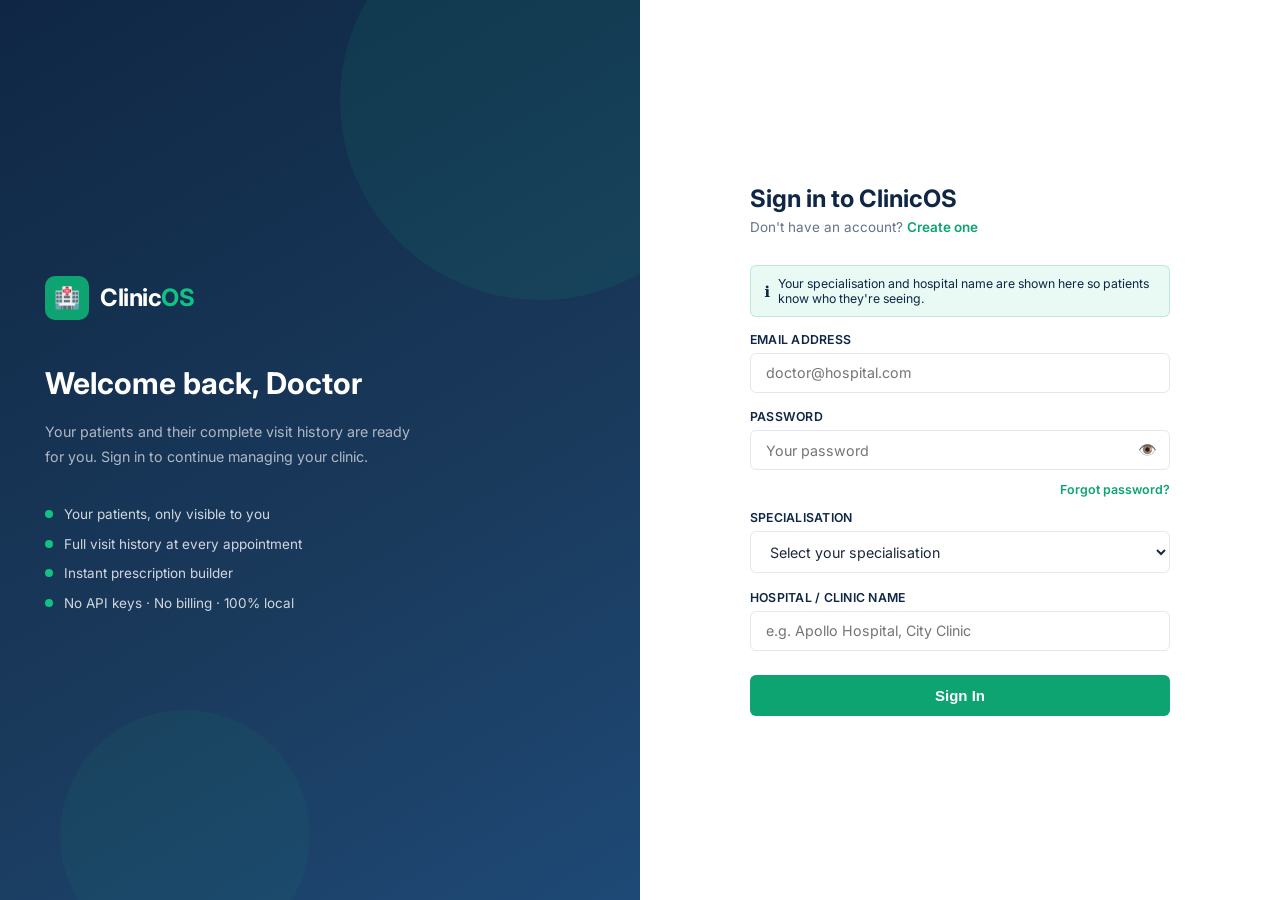
<file: clinicos/index.html>
<!DOCTYPE html>
<html lang="en">
<head>
  <meta charset="UTF-8" />
  <meta name="viewport" content="width=device-width, initial-scale=1.0" />
  <title>ClinicOS — Dashboard</title>
  <link rel="preconnect" href="https://fonts.googleapis.com" />
  <link href="https://fonts.googleapis.com/css2?family=Inter:wght@400;500;600;700;800&display=swap" rel="stylesheet" />
  <link rel="stylesheet" href="css/styles.css" />
</head>
<body>

<!-- Mobile header -->
<div class="mobile-header">
  <div class="mobile-brand">Clinic<span>OS</span></div>
  <button class="sidebar-toggle" id="sidebarToggle">☰</button>
</div>

<div class="app-layout">

  <!-- SIDEBAR -->
  <aside class="sidebar" id="sidebar">
    <div class="sidebar-logo">
      <div class="sidebar-logo-text">Clinic<span>OS</span></div>
      <div class="sidebar-logo-tag">Patient Record System</div>
    </div>

    <div class="sidebar-doctor">
      <div class="sidebar-doc-name" id="sidebarDoctorName">Dr. —</div>
      <div class="sidebar-doc-spec" id="sidebarSpeciality">—</div>
      <div class="sidebar-doc-hospital"><span>🏥</span><span id="sidebarHospital">—</span></div>
    </div>

    <nav class="sidebar-nav">
      <div class="nav-section-label">Overview</div>
      <a class="nav-link" data-tab="dashboard">
        <span class="nav-icon">📊</span> Dashboard
      </a>

      <div class="nav-section-label">Patients</div>
      <a class="nav-link" data-tab="patients" onclick="renderPatients_init()">
        <span class="nav-icon">👥</span> All Patients
      </a>
      <a class="nav-link" data-tab="register">
        <span class="nav-icon">➕</span> Register Patient
      </a>

      <div class="nav-section-label">Visits</div>
      <a class="nav-link" data-tab="visit">
        <span class="nav-icon">📋</span> Record Visit
      </a>
    </nav>

    <div class="sidebar-footer">
      <button class="btn-logout" id="logoutBtn">🚪 Sign Out</button>
    </div>
  </aside>

  <!-- MAIN CONTENT -->
  <main class="main-content">

    <!-- ======================== DASHBOARD ======================== -->
    <div class="tab-panel" id="tab-dashboard">
      <div class="page-header">
        <div>
          <div class="page-header-title">Dashboard</div>
          <div class="page-header-sub">Your clinic at a glance</div>
        </div>
      </div>

      <div style="padding: 1.75rem 2rem;">
        <div class="stats-grid">
          <div class="stat-card">
            <div class="stat-icon">👥</div>
            <div class="stat-label">Total Patients</div>
            <div class="stat-value" id="statTotalPatients">—</div>
          </div>
          <div class="stat-card">
            <div class="stat-icon">📋</div>
            <div class="stat-label">Total Visits</div>
            <div class="stat-value" id="statTotalVisits">—</div>
          </div>
          <div class="stat-card">
            <div class="stat-icon">📅</div>
            <div class="stat-label">Visits Today</div>
            <div class="stat-value" id="statToday">—</div>
          </div>
          <div class="stat-card">
            <div class="stat-icon">📈</div>
            <div class="stat-label">This Week</div>
            <div class="stat-value" id="statThisWeek">—</div>
          </div>
          <div class="stat-card">
            <div class="stat-icon">🗓️</div>
            <div class="stat-label">This Month</div>
            <div class="stat-value" id="statThisMonth">—</div>
          </div>
        </div>

        <div class="dash-grid">
          <div class="dash-card">
            <div class="dash-card-title">🤒 Top Symptoms This Week</div>
            <div id="symptomChart"><p class="empty-msg">No data yet.</p></div>
          </div>
          <div class="dash-card">
            <div class="dash-card-title">🕐 Recent Visits</div>
            <div id="recentFeed"></div>
          </div>
        </div>
      </div>
    </div>

    <!-- ======================== PATIENTS ======================== -->
    <div class="tab-panel" id="tab-patients">
      <div class="page-header">
        <div>
          <div class="page-header-title">All Patients</div>
          <div class="page-header-sub">Click any patient to view full visit history</div>
        </div>
      </div>

      <div style="padding: 1.75rem 2rem;">
        <div class="search-bar-wrap">
          <input class="search-bar" id="patientSearch" type="text" placeholder="Search by name or phone number…" />
        </div>
        <div class="patient-grid" id="patientGrid"></div>
      </div>
    </div>

    <!-- ======================== REGISTER ======================== -->
    <div class="tab-panel" id="tab-register">
      <div class="page-header">
        <div>
          <div class="page-header-title">Register New Patient</div>
          <div class="page-header-sub">Phone number is used as the unique patient ID</div>
        </div>
      </div>

      <div style="padding: 1.75rem 2rem;">
        <form class="form-card" id="registerForm">
          <div class="form-card-title">➕ Patient Details</div>

          <div class="form-row">
            <div class="app-form-group">
              <label for="regName">Full Name *</label>
              <input type="text" id="regName" placeholder="Patient's full name" />
            </div>
            <div class="app-form-group">
              <label for="regPhone">Mobile Number *</label>
              <input type="tel" id="regPhone" placeholder="10-digit number" maxlength="10" />
            </div>
          </div>

          <div class="form-row">
            <div class="app-form-group">
              <label for="regAge">Age *</label>
              <input type="number" id="regAge" placeholder="Age in years" min="0" max="120" />
            </div>
            <div class="app-form-group">
              <label for="regGender">Gender *</label>
              <select id="regGender">
                <option value="">Select gender</option>
                <option>Male</option>
                <option>Female</option>
                <option>Other</option>
              </select>
            </div>
          </div>

          <div class="app-form-group" style="max-width: 200px;">
            <label for="regBlood">Blood Group *</label>
            <select id="regBlood">
              <option value="">Select</option>
              <option>A+</option><option>A-</option>
              <option>B+</option><option>B-</option>
              <option>AB+</option><option>AB-</option>
              <option>O+</option><option>O-</option>
            </select>
          </div>

          <button type="submit" class="btn-submit">Register Patient</button>
        </form>
      </div>
    </div>

    <!-- ======================== RECORD VISIT ======================== -->
    <div class="tab-panel" id="tab-visit">
      <div class="page-header">
        <div>
          <div class="page-header-title">Record a Visit</div>
          <div class="page-header-sub">Search for the patient, fill in today's details, save</div>
        </div>
      </div>

      <div style="padding: 1.75rem 2rem; max-width: 820px;">
        <form id="visitForm">

          <!-- Patient search -->
          <div class="visit-section">
            <div class="visit-section-title">👤 Select Patient</div>
            <div class="search-dropdown-wrap">
              <input type="text" class="app-form-group" id="visitPatientSearch"
                style="width:100%; padding:.7rem 1rem; border:1.5px solid var(--border); border-radius:6px; font-size:.93rem; outline:none;"
                placeholder="Search patient by name or phone…" autocomplete="off" />
              <div class="search-results-dropdown hidden" id="visitPatientResults"></div>
            </div>
            <div id="selectedPatientInfo" class="hidden"></div>
          </div>

          <!-- Date + Symptoms -->
          <div class="visit-section">
            <div class="visit-section-title">📅 Visit Details</div>

            <div class="app-form-group" style="max-width: 200px; margin-bottom: 1.2rem;">
              <label for="visitDate">Visit Date *</label>
              <input type="date" id="visitDate" />
            </div>

            <div class="app-form-group" style="margin-bottom: .6rem;">
              <label>Symptoms * <span style="font-weight:400; text-transform:none; font-size:.8rem; color:var(--text-muted);">(select all that apply)</span></label>
              <div class="symptom-chips-wrap" id="symptomChips"></div>
            </div>

            <div class="app-form-group" style="margin-top: 1rem;">
              <label for="extraSymptoms">Additional Symptoms (free text)</label>
              <input type="text" id="extraSymptoms" placeholder="Any other symptoms not listed above…" />
            </div>

            <div class="app-form-group">
              <label for="visitDiagnosis">Diagnosis *</label>
              <input type="text" id="visitDiagnosis" placeholder="e.g. Viral fever, Hypertension follow-up…" />
            </div>

            <div class="app-form-group">
              <label for="visitNotes">Doctor's Notes (optional)</label>
              <textarea id="visitNotes" placeholder="Any additional notes or observations…"></textarea>
            </div>
          </div>

          <!-- Prescription -->
          <div class="visit-section">
            <div class="visit-section-title">💊 Prescription Builder</div>
            <div id="prescriptionBuilder"></div>
          </div>

          <button type="submit" class="btn-submit" style="width:100%; padding:.9rem; font-size:1rem;">
            ✅ Save Visit Record
          </button>

        </form>
      </div>
    </div>

  </main>
</div>

<!-- PATIENT MODAL -->
<div class="modal-overlay" id="patientModal" onclick="if(event.target===this) closePatientModal()">
  <div class="modal-box">
    <div class="modal-header">
      <div class="modal-avatar" id="modalAvatar">—</div>
      <div style="flex:1">
        <div class="modal-patient-name" id="modalPatientName">—</div>
        <div class="modal-patient-meta">
          <span class="modal-meta-pill" id="modalPatientPhone">—</span>
          <span class="modal-meta-pill" id="modalPatientAge">—</span>
          <span class="modal-meta-pill" id="modalPatientGender">—</span>
          <span class="modal-meta-pill" id="modalPatientBlood">—</span>
        </div>
      </div>
      <span class="modal-visit-count" id="modalVisitCount">0 visits</span>
      <button class="modal-close" onclick="closePatientModal()">✕</button>
    </div>
    <div class="modal-body">
      <div class="modal-section-title">Visit History (newest first)</div>
      <div class="visit-timeline" id="visitTimeline"></div>
    </div>
  </div>
</div>

<script src="js/data.js"></script>
<script src="js/app.js"></script>
<script src="js/dashboard.js"></script>
<script src="js/patients.js"></script>
<script src="js/visits.js"></script>

<script>
// Override switchTab to call right inits
const _origSwitch = switchTab;
window.switchTab = function(tab) {
  document.querySelectorAll('.nav-link').forEach(l => l.classList.remove('active'));
  const activeLink = document.querySelector(`.nav-link[data-tab="${tab}"]`);
  if (activeLink) activeLink.classList.add('active');
  document.querySelectorAll('.tab-panel').forEach(p => p.classList.remove('active'));
  const panel = document.getElementById('tab-' + tab);
  if (panel) panel.classList.add('active');

  if (tab === 'dashboard') renderDashboard();
  if (tab === 'patients')  renderPatients_init();
  if (tab === 'register')  initRegister();
  if (tab === 'visit')     initVisit();
};
</script>

</body>
</html>
</file>
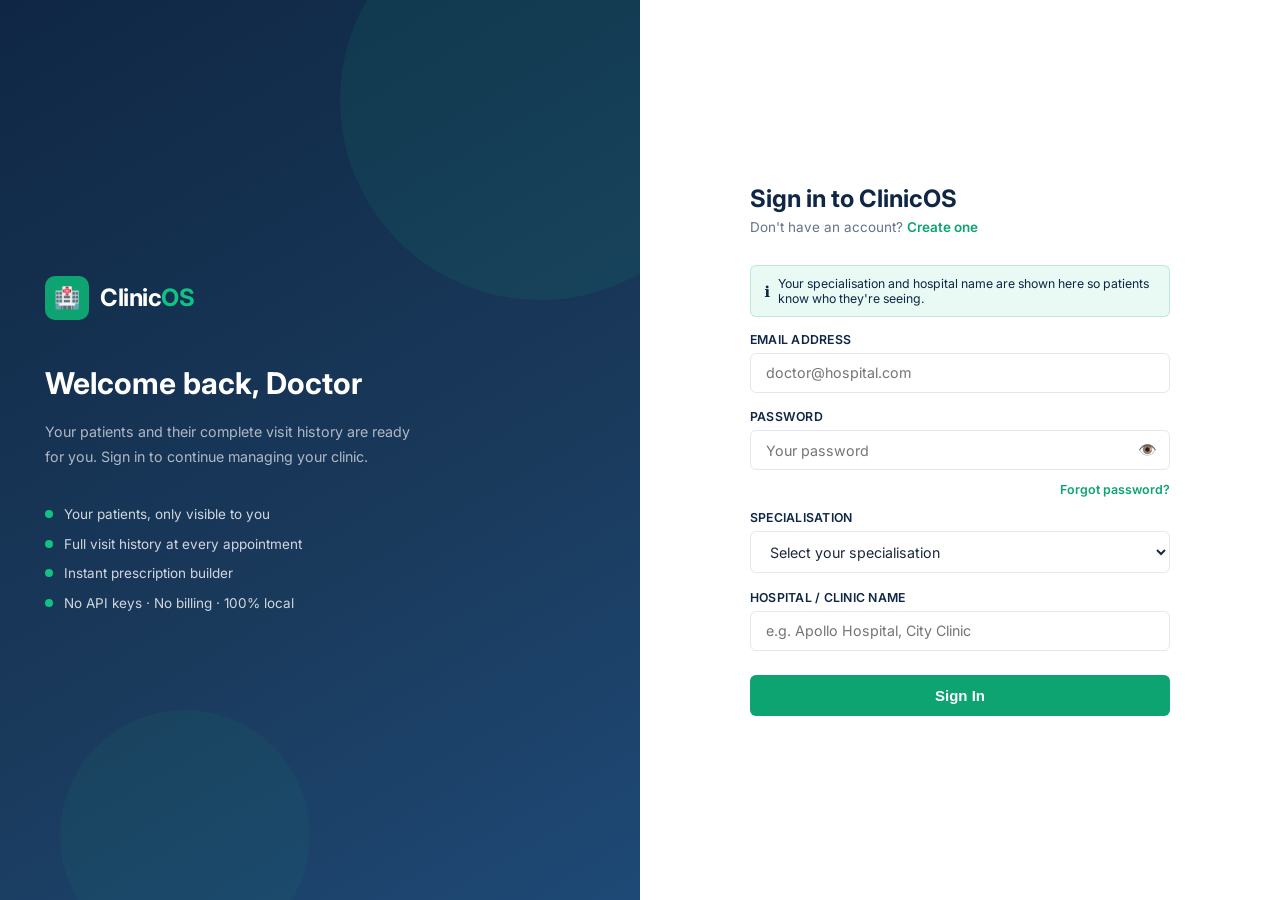
<file: clinicos/login.html>
<!DOCTYPE html>
<html lang="en">
<head>
  <meta charset="UTF-8" />
  <meta name="viewport" content="width=device-width, initial-scale=1.0" />
  <title>Sign In — ClinicOS</title>
  <link rel="preconnect" href="https://fonts.googleapis.com" />
  <link href="https://fonts.googleapis.com/css2?family=Inter:wght@400;500;600;700;800&display=swap" rel="stylesheet" />
  <link rel="stylesheet" href="css/styles.css" />
</head>
<body class="auth-page" data-page="login">

  <!-- Left brand panel -->
  <div class="auth-brand">
    <div class="brand-logo">
      <div class="brand-logo-icon">🏥</div>
      <div class="brand-logo-text">Clinic<span>OS</span></div>
    </div>
    <div class="brand-tagline">Welcome back, Doctor</div>
    <div class="brand-sub">Your patients and their complete visit history are ready for you. Sign in to continue managing your clinic.</div>
    <div class="brand-features">
      <div class="brand-feature"><div class="brand-feature-dot"></div>Your patients, only visible to you</div>
      <div class="brand-feature"><div class="brand-feature-dot"></div>Full visit history at every appointment</div>
      <div class="brand-feature"><div class="brand-feature-dot"></div>Instant prescription builder</div>
      <div class="brand-feature"><div class="brand-feature-dot"></div>No API keys · No billing · 100% local</div>
    </div>
  </div>

  <!-- Right form panel -->
  <div class="auth-form-panel">
    <div class="auth-form-wrap">

      <!-- LOGIN SECTION -->
      <div id="loginSection">
        <div class="auth-form-title">Sign in to ClinicOS</div>
        <div class="auth-form-sub">Don't have an account? <a href="signup.html">Create one</a></div>

        <div class="login-info-row">
          <span class="info-icon">ℹ️</span>
          Your specialisation and hospital name are shown here so patients know who they're seeing.
        </div>

        <form id="loginForm" autocomplete="off">

          <div class="form-group">
            <label for="loginEmail">Email Address</label>
            <input type="email" id="loginEmail" placeholder="doctor@hospital.com" autocomplete="off" />
          </div>

          <div class="form-group">
            <label for="loginPassword">Password</label>
            <div class="input-with-toggle">
              <input type="password" id="loginPassword" placeholder="Your password" />
              <button type="button" class="toggle-pw" id="toggleLoginPassword">👁️</button>
            </div>
          </div>

          <div class="forgot-link">
            <a href="#" id="forgotPasswordLink">Forgot password?</a>
          </div>

          <div class="form-group">
            <label for="specialisation">Specialisation</label>
            <select id="specialisation">
              <option value="">Select your specialisation</option>
              <!-- Populated by JS -->
            </select>
          </div>

          <div class="form-group">
            <label for="hospitalName">Hospital / Clinic Name</label>
            <input type="text" id="hospitalName" placeholder="e.g. Apollo Hospital, City Clinic" autocomplete="off" />
          </div>

          <button type="submit" class="btn-primary">Sign In</button>

        </form>
      </div>

      <!-- FORGOT PASSWORD SECTION -->
      <div id="forgotSection" class="hidden">
        <div class="auth-form-title">Reset Password</div>
        <div class="auth-form-sub">Enter the email linked to your account and set a new password.</div>

        <form id="forgotForm">

          <div class="form-group">
            <label for="resetEmail">Registered Email</label>
            <input type="email" id="resetEmail" placeholder="doctor@hospital.com" />
          </div>

          <div class="form-group">
            <label for="newPassword">New Password</label>
            <input type="password" id="newPassword" placeholder="Minimum 6 characters" />
          </div>

          <div class="form-group">
            <label for="confirmNewPassword">Confirm New Password</label>
            <input type="password" id="confirmNewPassword" placeholder="Re-enter new password" />
          </div>

          <button type="submit" class="btn-primary">Reset Password</button>

          <div style="text-align:center; margin-top:1rem;">
            <a href="#" id="backToLogin" style="color:var(--jade); font-size:.88rem; font-weight:600; text-decoration:none;">← Back to Sign In</a>
          </div>

        </form>
      </div>

    </div>
  </div>

  <script src="js/data.js"></script>
  <script src="js/auth.js"></script>
</body>
</html>
</file>
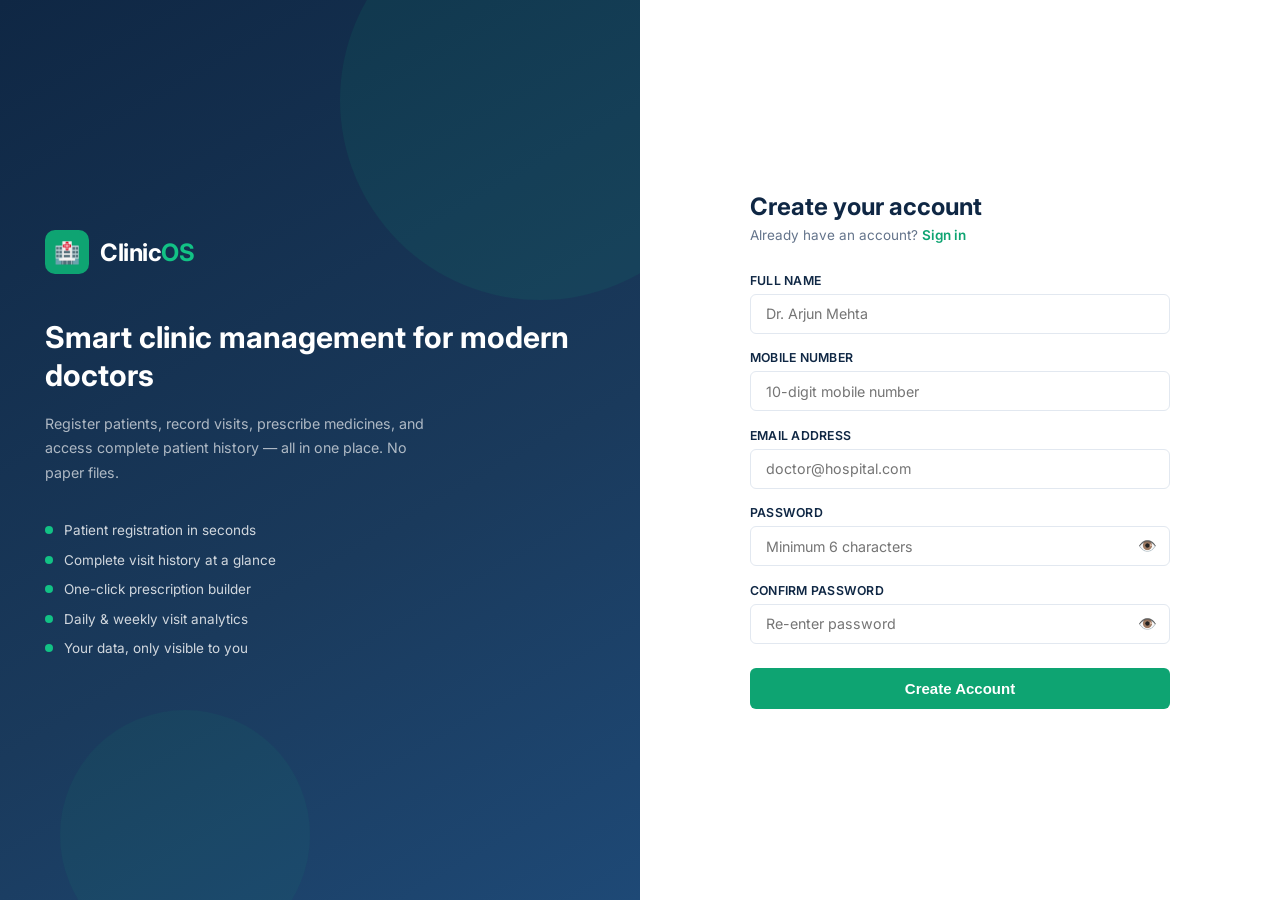
<file: clinicos/signup.html>
<!DOCTYPE html>
<html lang="en">
<head>
  <meta charset="UTF-8" />
  <meta name="viewport" content="width=device-width, initial-scale=1.0" />
  <title>Create Account — ClinicOS</title>
  <link rel="preconnect" href="https://fonts.googleapis.com" />
  <link href="https://fonts.googleapis.com/css2?family=Inter:wght@400;500;600;700;800&display=swap" rel="stylesheet" />
  <link rel="stylesheet" href="css/styles.css" />
</head>
<body class="auth-page" data-page="signup">

  <!-- Left brand panel -->
  <div class="auth-brand">
    <div class="brand-logo">
      <div class="brand-logo-icon">🏥</div>
      <div class="brand-logo-text">Clinic<span>OS</span></div>
    </div>
    <div class="brand-tagline">Smart clinic management for modern doctors</div>
    <div class="brand-sub">Register patients, record visits, prescribe medicines, and access complete patient history — all in one place. No paper files.</div>
    <div class="brand-features">
      <div class="brand-feature"><div class="brand-feature-dot"></div>Patient registration in seconds</div>
      <div class="brand-feature"><div class="brand-feature-dot"></div>Complete visit history at a glance</div>
      <div class="brand-feature"><div class="brand-feature-dot"></div>One-click prescription builder</div>
      <div class="brand-feature"><div class="brand-feature-dot"></div>Daily & weekly visit analytics</div>
      <div class="brand-feature"><div class="brand-feature-dot"></div>Your data, only visible to you</div>
    </div>
  </div>

  <!-- Right form panel -->
  <div class="auth-form-panel">
    <div class="auth-form-wrap">
      <div class="auth-form-title">Create your account</div>
      <div class="auth-form-sub">Already have an account? <a href="login.html">Sign in</a></div>

      <form id="signupForm" autocomplete="off">

        <div class="form-group">
          <label for="fullName">Full Name</label>
          <input type="text" id="fullName" placeholder="Dr. Arjun Mehta" autocomplete="off" />
        </div>

        <div class="form-group">
          <label for="phone">Mobile Number</label>
          <input type="tel" id="phone" placeholder="10-digit mobile number" maxlength="10" autocomplete="off" />
        </div>

        <div class="form-group">
          <label for="email">Email Address</label>
          <input type="email" id="email" placeholder="doctor@hospital.com" autocomplete="off" />
        </div>

        <div class="form-group">
          <label for="password">Password</label>
          <div class="input-with-toggle">
            <input type="password" id="password" placeholder="Minimum 6 characters" />
            <button type="button" class="toggle-pw" id="togglePassword">👁️</button>
          </div>
        </div>

        <div class="form-group">
          <label for="confirmPassword">Confirm Password</label>
          <div class="input-with-toggle">
            <input type="password" id="confirmPassword" placeholder="Re-enter password" />
            <button type="button" class="toggle-pw" id="toggleConfirm">👁️</button>
          </div>
        </div>

        <button type="submit" class="btn-primary">Create Account</button>

      </form>
    </div>
  </div>

  <script src="js/data.js"></script>
  <script src="js/auth.js"></script>
</body>
</html>
</file>
<file: clinicos/css/styles.css>
/* ============================================================
   CLINICOS — DESIGN SYSTEM
   Palette: deep teal navy + clean white + accent jade/emerald
   ============================================================ */

:root {
  --navy:       #0f2744;
  --navy-mid:   #1a3a5c;
  --navy-light: #1e4976;
  --jade:       #0ea472;
  --jade-light: #12c285;
  --jade-pale:  #e8faf3;
  --amber:      #f59e0b;
  --rose:       #ef4444;
  --slate:      #64748b;
  --slate-light:#94a3b8;
  --border:     #e2e8f0;
  --bg:         #f8fafc;
  --white:      #ffffff;
  --text:       #1e293b;
  --text-muted: #64748b;

  --radius-sm:  6px;
  --radius:     10px;
  --radius-lg:  16px;
  --shadow-sm:  0 1px 3px rgba(0,0,0,.08);
  --shadow:     0 4px 16px rgba(15,39,68,.12);
  --shadow-lg:  0 12px 40px rgba(15,39,68,.18);

  --font: 'Inter', 'Segoe UI', system-ui, sans-serif;
  --font-mono: 'JetBrains Mono', monospace;
}

* { box-sizing: border-box; margin: 0; padding: 0; }
html { font-size: 15px; }
body { font-family: var(--font); color: var(--text); background: var(--bg); }

/* ============================================================
   AUTH PAGES (signup.html / login.html)
   ============================================================ */

.auth-page {
  min-height: 100vh;
  display: grid;
  grid-template-columns: 1fr 1fr;
}

.auth-brand {
  background: linear-gradient(150deg, var(--navy) 0%, var(--navy-mid) 60%, var(--navy-light) 100%);
  display: flex;
  flex-direction: column;
  justify-content: center;
  padding: 3rem;
  position: relative;
  overflow: hidden;
}

.auth-brand::before {
  content: '';
  position: absolute;
  width: 400px; height: 400px;
  border-radius: 50%;
  background: rgba(14,164,114,.10);
  top: -100px; right: -100px;
}
.auth-brand::after {
  content: '';
  position: absolute;
  width: 250px; height: 250px;
  border-radius: 50%;
  background: rgba(14,164,114,.07);
  bottom: -60px; left: 60px;
}

.brand-logo {
  display: flex;
  align-items: center;
  gap: .75rem;
  margin-bottom: 3rem;
  position: relative;
  z-index: 1;
}

.brand-logo-icon {
  width: 44px; height: 44px;
  background: var(--jade);
  border-radius: var(--radius);
  display: flex; align-items: center; justify-content: center;
  font-size: 1.4rem;
}

.brand-logo-text {
  font-size: 1.6rem;
  font-weight: 700;
  color: var(--white);
  letter-spacing: -.5px;
}

.brand-logo-text span { color: var(--jade-light); }

.brand-tagline {
  font-size: 2rem;
  font-weight: 700;
  color: var(--white);
  line-height: 1.25;
  margin-bottom: 1.2rem;
  position: relative;
  z-index: 1;
}

.brand-sub {
  color: rgba(255,255,255,.65);
  font-size: .95rem;
  line-height: 1.7;
  position: relative;
  z-index: 1;
  max-width: 380px;
}

.brand-features {
  margin-top: 2.5rem;
  position: relative;
  z-index: 1;
}

.brand-feature {
  display: flex;
  align-items: center;
  gap: .75rem;
  margin-bottom: .9rem;
  color: rgba(255,255,255,.8);
  font-size: .9rem;
}

.brand-feature-dot {
  width: 8px; height: 8px;
  border-radius: 50%;
  background: var(--jade-light);
  flex-shrink: 0;
}

/* --- Auth Form Panel --- */

.auth-form-panel {
  display: flex;
  align-items: center;
  justify-content: center;
  padding: 2rem;
  background: var(--white);
  overflow-y: auto;
}

.auth-form-wrap {
  width: 100%;
  max-width: 420px;
}

.auth-form-title {
  font-size: 1.6rem;
  font-weight: 700;
  color: var(--navy);
  margin-bottom: .4rem;
}

.auth-form-sub {
  color: var(--text-muted);
  font-size: .9rem;
  margin-bottom: 2rem;
}

.auth-form-sub a {
  color: var(--jade);
  font-weight: 600;
  text-decoration: none;
}

.form-group {
  margin-bottom: 1.1rem;
  position: relative;
}

.form-group label {
  display: block;
  font-size: .82rem;
  font-weight: 600;
  color: var(--navy);
  margin-bottom: .4rem;
  letter-spacing: .02em;
  text-transform: uppercase;
}

.form-group input,
.form-group select {
  width: 100%;
  padding: .7rem 1rem;
  border: 1.5px solid var(--border);
  border-radius: var(--radius-sm);
  font-size: .95rem;
  font-family: var(--font);
  color: var(--text);
  background: var(--white);
  transition: border-color .2s, box-shadow .2s;
  outline: none;
}

.form-group input:focus,
.form-group select:focus {
  border-color: var(--jade);
  box-shadow: 0 0 0 3px rgba(14,164,114,.12);
}

.form-group input.input-error,
.form-group select.input-error {
  border-color: var(--rose);
  box-shadow: 0 0 0 3px rgba(239,68,68,.10);
}

.field-error {
  display: block;
  color: var(--rose);
  font-size: .78rem;
  margin-top: .3rem;
  font-weight: 500;
}

.input-with-toggle {
  position: relative;
}

.input-with-toggle input { padding-right: 2.8rem; }

.toggle-pw {
  position: absolute;
  right: .9rem;
  top: 50%;
  transform: translateY(-50%);
  background: none;
  border: none;
  cursor: pointer;
  font-size: 1rem;
  padding: 0;
  color: var(--slate);
}

.btn-primary {
  width: 100%;
  padding: .8rem;
  background: var(--jade);
  color: var(--white);
  border: none;
  border-radius: var(--radius-sm);
  font-size: 1rem;
  font-weight: 600;
  cursor: pointer;
  transition: background .2s, transform .1s;
  margin-top: .5rem;
}

.btn-primary:hover { background: var(--jade-light); }
.btn-primary:active { transform: scale(.99); }

.divider {
  height: 1px;
  background: var(--border);
  margin: 1.2rem 0;
}

.forgot-link {
  text-align: right;
  margin-top: -.5rem;
  margin-bottom: .8rem;
}

.forgot-link a {
  font-size: .83rem;
  color: var(--jade);
  font-weight: 600;
  text-decoration: none;
}

.auth-toast {
  position: fixed;
  bottom: 2rem; left: 50%;
  transform: translateX(-50%) translateY(20px);
  padding: .75rem 1.5rem;
  border-radius: var(--radius);
  font-size: .9rem;
  font-weight: 600;
  opacity: 0;
  transition: all .3s;
  z-index: 9999;
  white-space: nowrap;
}

.auth-toast.show { opacity: 1; transform: translateX(-50%) translateY(0); }
.auth-toast-success { background: var(--jade); color: var(--white); }
.auth-toast-error   { background: var(--rose); color: var(--white); }

.hidden { display: none !important; }

/* Login info pills */
.login-info-row {
  display: flex;
  align-items: center;
  gap: .5rem;
  background: var(--jade-pale);
  border: 1px solid rgba(14,164,114,.2);
  border-radius: var(--radius-sm);
  padding: .65rem .9rem;
  margin-bottom: 1rem;
  font-size: .82rem;
  color: var(--navy);
}

.login-info-row .info-icon { font-size: 1rem; }

/* ============================================================
   MAIN APP SHELL
   ============================================================ */

.app-layout {
  display: flex;
  min-height: 100vh;
}

/* Sidebar */
.sidebar {
  width: 250px;
  background: var(--navy);
  display: flex;
  flex-direction: column;
  flex-shrink: 0;
  position: sticky;
  top: 0;
  height: 100vh;
  overflow-y: auto;
}

.sidebar-logo {
  padding: 1.5rem 1.25rem 1.25rem;
  border-bottom: 1px solid rgba(255,255,255,.08);
}

.sidebar-logo-text {
  font-size: 1.35rem;
  font-weight: 700;
  color: var(--white);
  letter-spacing: -.5px;
}

.sidebar-logo-text span { color: var(--jade-light); }

.sidebar-logo-tag {
  font-size: .72rem;
  color: rgba(255,255,255,.4);
  margin-top: .15rem;
  letter-spacing: .04em;
}

.sidebar-doctor {
  padding: 1.1rem 1.25rem;
  border-bottom: 1px solid rgba(255,255,255,.08);
}

.sidebar-doc-name {
  font-size: .95rem;
  font-weight: 700;
  color: var(--white);
}

.sidebar-doc-spec {
  font-size: .78rem;
  color: var(--jade-light);
  margin-top: .15rem;
  font-weight: 500;
}

.sidebar-doc-hospital {
  font-size: .75rem;
  color: rgba(255,255,255,.45);
  margin-top: .1rem;
  display: flex;
  align-items: center;
  gap: .3rem;
}

.sidebar-nav {
  flex: 1;
  padding: 1rem 0;
}

.nav-section-label {
  font-size: .68rem;
  font-weight: 700;
  color: rgba(255,255,255,.3);
  letter-spacing: .1em;
  text-transform: uppercase;
  padding: .5rem 1.25rem .25rem;
}

.nav-link {
  display: flex;
  align-items: center;
  gap: .75rem;
  padding: .65rem 1.25rem;
  color: rgba(255,255,255,.65);
  text-decoration: none;
  font-size: .9rem;
  font-weight: 500;
  border-left: 3px solid transparent;
  transition: all .18s;
  cursor: pointer;
}

.nav-link:hover { color: var(--white); background: rgba(255,255,255,.06); }

.nav-link.active {
  color: var(--white);
  background: rgba(14,164,114,.15);
  border-left-color: var(--jade);
}

.nav-icon { font-size: 1.05rem; width: 20px; text-align: center; }

.sidebar-footer {
  padding: 1rem 1.25rem;
  border-top: 1px solid rgba(255,255,255,.08);
}

.btn-logout {
  width: 100%;
  padding: .6rem;
  background: rgba(255,255,255,.07);
  color: rgba(255,255,255,.7);
  border: 1px solid rgba(255,255,255,.12);
  border-radius: var(--radius-sm);
  font-size: .85rem;
  font-weight: 600;
  cursor: pointer;
  transition: background .2s;
}

.btn-logout:hover { background: rgba(239,68,68,.25); color: #fca5a5; }

/* Main area */
.main-content {
  flex: 1;
  overflow-x: hidden;
}

.page-header {
  background: var(--white);
  border-bottom: 1px solid var(--border);
  padding: 1.2rem 2rem;
  display: flex;
  align-items: center;
  justify-content: space-between;
}

.page-header-title {
  font-size: 1.25rem;
  font-weight: 700;
  color: var(--navy);
}

.page-header-sub {
  font-size: .83rem;
  color: var(--text-muted);
  margin-top: .15rem;
}

/* Mobile header */
.mobile-header {
  display: none;
  background: var(--navy);
  padding: .9rem 1.25rem;
  align-items: center;
  justify-content: space-between;
}

.mobile-brand {
  font-size: 1.2rem;
  font-weight: 700;
  color: var(--white);
}

.mobile-brand span { color: var(--jade-light); }

.sidebar-toggle {
  background: none;
  border: none;
  color: var(--white);
  font-size: 1.4rem;
  cursor: pointer;
  padding: .2rem;
}

/* Tab panels */
.tab-panel { display: none; padding: 1.75rem 2rem; }
.tab-panel.active { display: block; }

/* ============================================================
   DASHBOARD
   ============================================================ */

.stats-grid {
  display: grid;
  grid-template-columns: repeat(5, 1fr);
  gap: 1.25rem;
  margin-bottom: 1.75rem;
}

.stat-card {
  background: var(--white);
  border-radius: var(--radius);
  padding: 1.25rem 1.5rem;
  border-top: 4px solid;
  box-shadow: var(--shadow-sm);
}

.stat-card:nth-child(1) { border-top-color: var(--jade); }
.stat-card:nth-child(2) { border-top-color: var(--navy-light); }
.stat-card:nth-child(3) { border-top-color: var(--amber); }
.stat-card:nth-child(4) { border-top-color: #8b5cf6; }
.stat-card:nth-child(5) { border-top-color: #ec4899; }

.stat-label {
  font-size: .78rem;
  font-weight: 700;
  color: var(--text-muted);
  text-transform: uppercase;
  letter-spacing: .05em;
  margin-bottom: .5rem;
}

.stat-value {
  font-size: 2.2rem;
  font-weight: 800;
  color: var(--navy);
  line-height: 1;
}

.stat-icon {
  font-size: 1.5rem;
  margin-bottom: .4rem;
}

.dash-grid {
  display: grid;
  grid-template-columns: 1fr 1.6fr;
  gap: 1.25rem;
}

.dash-card {
  background: var(--white);
  border-radius: var(--radius);
  padding: 1.4rem;
  box-shadow: var(--shadow-sm);
}

.dash-card-title {
  font-size: .9rem;
  font-weight: 700;
  color: var(--navy);
  margin-bottom: 1.2rem;
  display: flex;
  align-items: center;
  gap: .5rem;
}

/* Symptom chart */
.sym-row {
  display: flex;
  align-items: center;
  gap: .75rem;
  margin-bottom: .7rem;
}

.sym-label {
  width: 140px;
  font-size: .82rem;
  color: var(--text);
  flex-shrink: 0;
}

.sym-bar-wrap {
  flex: 1;
  background: var(--bg);
  border-radius: 99px;
  height: 8px;
  overflow: hidden;
}

.sym-bar {
  height: 100%;
  background: linear-gradient(90deg, var(--jade), var(--jade-light));
  border-radius: 99px;
  transition: width .5s ease;
}

.sym-count {
  font-size: .82rem;
  font-weight: 700;
  color: var(--jade);
  width: 24px;
  text-align: right;
}

/* Recent feed */
.feed-item {
  display: flex;
  align-items: flex-start;
  gap: .9rem;
  padding: .85rem 0;
  border-bottom: 1px solid var(--border);
}

.feed-item:last-child { border-bottom: none; }

.feed-avatar {
  width: 38px; height: 38px;
  border-radius: 50%;
  background: var(--navy);
  color: var(--white);
  font-weight: 700;
  font-size: 1rem;
  display: flex; align-items: center; justify-content: center;
  flex-shrink: 0;
}

.feed-body { flex: 1; }

.feed-name { font-size: .9rem; font-weight: 600; color: var(--navy); }
.feed-meta { font-size: .8rem; color: var(--text-muted); margin: .15rem 0 .3rem; }

.feed-chips { display: flex; flex-wrap: wrap; gap: .3rem; }

.chip-mini {
  background: var(--jade-pale);
  color: var(--jade);
  border-radius: 99px;
  font-size: .7rem;
  padding: .1rem .55rem;
  font-weight: 600;
}

.feed-date { font-size: .75rem; color: var(--slate-light); white-space: nowrap; }

/* ============================================================
   PATIENTS
   ============================================================ */

.search-bar-wrap {
  margin-bottom: 1.5rem;
}

.search-bar {
  width: 100%;
  max-width: 480px;
  padding: .75rem 1.1rem .75rem 2.8rem;
  border: 1.5px solid var(--border);
  border-radius: var(--radius);
  font-size: .95rem;
  background: var(--white) url("data:image/svg+xml,%3Csvg xmlns='http://www.w3.org/2000/svg' width='16' height='16' viewBox='0 0 24 24' fill='none' stroke='%2394a3b8' stroke-width='2'%3E%3Ccircle cx='11' cy='11' r='8'/%3E%3Cpath d='m21 21-4.35-4.35'/%3E%3C/svg%3E") .9rem center no-repeat;
  outline: none;
  transition: border-color .2s;
}

.search-bar:focus { border-color: var(--jade); }

.patient-grid {
  display: grid;
  grid-template-columns: repeat(auto-fill, minmax(280px, 1fr));
  gap: 1.1rem;
}

.patient-card {
  background: var(--white);
  border-radius: var(--radius);
  padding: 1.1rem 1.25rem;
  border: 1.5px solid var(--border);
  cursor: pointer;
  transition: border-color .18s, box-shadow .18s, transform .18s;
}

.patient-card:hover {
  border-color: var(--jade);
  box-shadow: var(--shadow);
  transform: translateY(-2px);
}

.pcard-header {
  display: flex;
  align-items: center;
  gap: .75rem;
  margin-bottom: .65rem;
}

.pcard-avatar {
  width: 42px; height: 42px;
  border-radius: 50%;
  background: linear-gradient(135deg, var(--navy), var(--navy-light));
  color: var(--white);
  font-size: 1.1rem;
  font-weight: 700;
  display: flex; align-items: center; justify-content: center;
  flex-shrink: 0;
}

.pcard-info { flex: 1; }
.pcard-name { font-size: .95rem; font-weight: 700; color: var(--navy); }
.pcard-phone { font-size: .78rem; color: var(--text-muted); margin-top: .1rem; }

.pcard-badge {
  background: var(--jade-pale);
  color: var(--jade);
  border-radius: 99px;
  font-size: .72rem;
  font-weight: 700;
  padding: .2rem .7rem;
  white-space: nowrap;
}

.pcard-meta {
  display: flex;
  gap: .4rem;
  margin-bottom: .55rem;
}

.meta-pill {
  background: var(--bg);
  border: 1px solid var(--border);
  border-radius: 99px;
  font-size: .75rem;
  padding: .15rem .6rem;
  color: var(--text-muted);
}

.meta-pill.blood { background: #fff1f2; color: #e11d48; border-color: #fecdd3; }

.pcard-last {
  font-size: .78rem;
  color: var(--text-muted);
  border-top: 1px solid var(--border);
  padding-top: .55rem;
  margin-top: .1rem;
}

/* ============================================================
   PATIENT MODAL
   ============================================================ */

.modal-overlay {
  display: none;
  position: fixed;
  inset: 0;
  background: rgba(15,39,68,.55);
  z-index: 1000;
  backdrop-filter: blur(2px);
  overflow-y: auto;
  padding: 2rem;
}

.modal-overlay.open { display: flex; align-items: flex-start; justify-content: center; }

.modal-box {
  background: var(--white);
  border-radius: var(--radius-lg);
  width: 100%;
  max-width: 720px;
  box-shadow: var(--shadow-lg);
  animation: slideUp .25s ease;
}

@keyframes slideUp {
  from { opacity: 0; transform: translateY(20px); }
  to   { opacity: 1; transform: translateY(0); }
}

.modal-header {
  background: linear-gradient(135deg, var(--navy), var(--navy-light));
  border-radius: var(--radius-lg) var(--radius-lg) 0 0;
  padding: 1.5rem;
  display: flex;
  align-items: center;
  gap: 1rem;
}

.modal-avatar {
  width: 56px; height: 56px;
  border-radius: 50%;
  background: rgba(255,255,255,.15);
  color: var(--white);
  font-size: 1.5rem;
  font-weight: 800;
  display: flex; align-items: center; justify-content: center;
  flex-shrink: 0;
}

.modal-patient-name {
  font-size: 1.2rem;
  font-weight: 700;
  color: var(--white);
}

.modal-patient-meta {
  display: flex;
  flex-wrap: wrap;
  gap: .5rem;
  margin-top: .4rem;
}

.modal-meta-pill {
  background: rgba(255,255,255,.15);
  color: rgba(255,255,255,.9);
  border-radius: 99px;
  font-size: .75rem;
  padding: .2rem .7rem;
  font-weight: 600;
}

.modal-visit-count {
  background: var(--jade);
  color: var(--white);
  border-radius: 99px;
  font-size: .8rem;
  font-weight: 700;
  padding: .2rem .8rem;
}

.modal-close {
  margin-left: auto;
  background: rgba(255,255,255,.15);
  border: none;
  color: var(--white);
  width: 34px; height: 34px;
  border-radius: 50%;
  font-size: 1.1rem;
  cursor: pointer;
  display: flex; align-items: center; justify-content: center;
  transition: background .2s;
  flex-shrink: 0;
}

.modal-close:hover { background: rgba(255,255,255,.25); }

.modal-body { padding: 1.5rem; }

.modal-section-title {
  font-size: .78rem;
  font-weight: 700;
  color: var(--text-muted);
  text-transform: uppercase;
  letter-spacing: .08em;
  margin-bottom: 1rem;
}

.visit-timeline { display: flex; flex-direction: column; gap: 1rem; }

.visit-card {
  border: 1.5px solid var(--border);
  border-radius: var(--radius);
  padding: 1.1rem;
}

.visit-card.latest {
  border-color: var(--jade);
  background: var(--jade-pale);
}

.vc-header {
  display: flex;
  align-items: center;
  gap: .75rem;
  margin-bottom: .6rem;
}

.vc-date {
  font-size: .83rem;
  font-weight: 700;
  color: var(--navy);
}

.badge-latest {
  background: var(--jade);
  color: var(--white);
  border-radius: 99px;
  font-size: .68rem;
  font-weight: 700;
  padding: .15rem .6rem;
  text-transform: uppercase;
  letter-spacing: .05em;
}

.vc-diagnosis {
  font-size: .95rem;
  font-weight: 600;
  color: var(--navy);
  margin-bottom: .6rem;
}

.vc-symptoms {
  display: flex;
  flex-wrap: wrap;
  gap: .35rem;
  margin-bottom: .75rem;
}

.symptom-tag {
  background: #eff6ff;
  color: #1d4ed8;
  border-radius: 99px;
  font-size: .75rem;
  padding: .18rem .65rem;
  font-weight: 600;
}

.symptom-tag.extra {
  background: #fef3c7;
  color: #92400e;
}

.vc-rx { margin-top: .6rem; }

.rx-title {
  font-size: .8rem;
  font-weight: 700;
  color: var(--navy);
  margin-bottom: .5rem;
}

.rx-table {
  width: 100%;
  border-collapse: collapse;
  font-size: .8rem;
}

.rx-table th {
  background: var(--bg);
  color: var(--text-muted);
  font-weight: 700;
  font-size: .72rem;
  text-transform: uppercase;
  letter-spacing: .05em;
  padding: .45rem .75rem;
  text-align: left;
  border-bottom: 1px solid var(--border);
}

.rx-table td {
  padding: .45rem .75rem;
  border-bottom: 1px solid var(--border);
  color: var(--text);
}

.rx-table tr:last-child td { border-bottom: none; }

/* ============================================================
   FORMS (Register + Visit)
   ============================================================ */

.form-card {
  background: var(--white);
  border-radius: var(--radius-lg);
  padding: 2rem;
  max-width: 680px;
  box-shadow: var(--shadow-sm);
}

.form-card-title {
  font-size: 1.1rem;
  font-weight: 700;
  color: var(--navy);
  margin-bottom: 1.5rem;
  padding-bottom: 1rem;
  border-bottom: 1px solid var(--border);
  display: flex;
  align-items: center;
  gap: .6rem;
}

.form-row {
  display: grid;
  grid-template-columns: 1fr 1fr;
  gap: 1rem;
}

.app-form-group {
  margin-bottom: 1.1rem;
  position: relative;
}

.app-form-group label {
  display: block;
  font-size: .8rem;
  font-weight: 700;
  color: var(--navy);
  margin-bottom: .4rem;
  text-transform: uppercase;
  letter-spacing: .04em;
}

.app-form-group input,
.app-form-group select,
.app-form-group textarea {
  width: 100%;
  padding: .7rem 1rem;
  border: 1.5px solid var(--border);
  border-radius: var(--radius-sm);
  font-size: .93rem;
  font-family: var(--font);
  color: var(--text);
  background: var(--white);
  transition: border-color .18s, box-shadow .18s;
  outline: none;
}

.app-form-group input:focus,
.app-form-group select:focus,
.app-form-group textarea:focus {
  border-color: var(--jade);
  box-shadow: 0 0 0 3px rgba(14,164,114,.1);
}

.app-form-group input.input-error { border-color: var(--rose); }

.app-form-group textarea { min-height: 80px; resize: vertical; }

.btn-submit {
  background: var(--jade);
  color: var(--white);
  padding: .75rem 2rem;
  border: none;
  border-radius: var(--radius-sm);
  font-size: .95rem;
  font-weight: 700;
  cursor: pointer;
  transition: background .2s;
}

.btn-submit:hover { background: var(--jade-light); }

/* --- Visit recording --- */

.visit-section {
  background: var(--white);
  border-radius: var(--radius-lg);
  padding: 1.5rem;
  margin-bottom: 1.25rem;
  box-shadow: var(--shadow-sm);
}

.visit-section-title {
  font-size: .95rem;
  font-weight: 700;
  color: var(--navy);
  margin-bottom: 1rem;
  display: flex;
  align-items: center;
  gap: .5rem;
  padding-bottom: .75rem;
  border-bottom: 1px solid var(--border);
}

/* Patient search dropdown */
.search-dropdown-wrap { position: relative; }

.search-results-dropdown {
  position: absolute;
  top: calc(100% + 4px);
  left: 0; right: 0;
  background: var(--white);
  border: 1.5px solid var(--border);
  border-radius: var(--radius);
  box-shadow: var(--shadow);
  z-index: 100;
  max-height: 220px;
  overflow-y: auto;
}

.dropdown-item {
  padding: .65rem 1rem;
  font-size: .88rem;
  cursor: pointer;
  transition: background .15s;
  border-bottom: 1px solid var(--border);
}

.dropdown-item:last-child { border-bottom: none; }
.dropdown-item:hover { background: var(--jade-pale); }
.dropdown-phone { color: var(--text-muted); font-size: .8rem; margin-left: .4rem; }
.dropdown-empty { padding: .75rem 1rem; font-size: .85rem; color: var(--text-muted); text-align: center; }

.selected-patient-card {
  display: flex;
  align-items: center;
  gap: .9rem;
  background: var(--jade-pale);
  border: 1.5px solid rgba(14,164,114,.25);
  border-radius: var(--radius);
  padding: .85rem 1.1rem;
  margin-top: .75rem;
}

.spc-avatar {
  width: 40px; height: 40px;
  border-radius: 50%;
  background: var(--jade);
  color: var(--white);
  font-weight: 700;
  font-size: 1rem;
  display: flex; align-items: center; justify-content: center;
  flex-shrink: 0;
}

.spc-name { font-size: .95rem; font-weight: 700; color: var(--navy); }
.spc-meta { font-size: .78rem; color: var(--text-muted); margin-top: .1rem; }
.spc-visits { margin-left: auto; font-size: .8rem; font-weight: 700; color: var(--jade); }

/* Symptom chips */
.symptom-chips-wrap { display: flex; flex-wrap: wrap; gap: .5rem; }

.symptom-chip {
  padding: .4rem .9rem;
  border: 1.5px solid var(--border);
  border-radius: 99px;
  background: var(--white);
  font-size: .83rem;
  font-weight: 600;
  color: var(--text-muted);
  cursor: pointer;
  transition: all .15s;
}

.symptom-chip:hover { border-color: var(--jade); color: var(--jade); }

.symptom-chip.selected {
  background: var(--jade);
  border-color: var(--jade);
  color: var(--white);
}

/* Prescription builder */
.rx-add-row {
  display: grid;
  grid-template-columns: 2fr 1fr 1.5fr 1.2fr auto;
  gap: .6rem;
  margin-bottom: .9rem;
}

.rx-input {
  padding: .6rem .8rem;
  border: 1.5px solid var(--border);
  border-radius: var(--radius-sm);
  font-size: .85rem;
  font-family: var(--font);
  color: var(--text);
  background: var(--white);
  outline: none;
  width: 100%;
  transition: border-color .18s;
}

.rx-input:focus { border-color: var(--jade); }

.btn-add-rx {
  padding: .6rem 1rem;
  background: var(--navy);
  color: var(--white);
  border: none;
  border-radius: var(--radius-sm);
  font-size: .85rem;
  font-weight: 700;
  cursor: pointer;
  white-space: nowrap;
  transition: background .2s;
}

.btn-add-rx:hover { background: var(--navy-light); }

.btn-remove-rx {
  background: none;
  border: none;
  color: var(--rose);
  cursor: pointer;
  font-size: .9rem;
  padding: .1rem .3rem;
  font-weight: 700;
}

/* ============================================================
   EMPTY STATES / MISC
   ============================================================ */

.empty-state {
  text-align: center;
  padding: 3rem 1rem;
  color: var(--text-muted);
  grid-column: 1 / -1;
}

.empty-icon { font-size: 2.5rem; margin-bottom: .75rem; }
.empty-msg { color: var(--text-muted); font-size: .88rem; }
.muted { color: var(--text-muted); font-style: italic; }

/* App toast */
.app-toast {
  position: fixed;
  bottom: 1.5rem; right: 1.5rem;
  padding: .8rem 1.4rem;
  border-radius: var(--radius);
  font-size: .9rem;
  font-weight: 600;
  opacity: 0;
  transform: translateY(10px);
  transition: all .3s;
  z-index: 9999;
  box-shadow: var(--shadow);
}

.app-toast.show { opacity: 1; transform: translateY(0); }
.app-toast-success { background: var(--jade); color: var(--white); }
.app-toast-error   { background: var(--rose); color: var(--white); }

body.modal-open { overflow: hidden; }

/* ============================================================
   RESPONSIVE
   ============================================================ */

@media (max-width: 900px) {
  .auth-page { grid-template-columns: 1fr; }
  .auth-brand { display: none; }
  .auth-form-panel { padding: 2rem 1.5rem; }

  .sidebar {
    position: fixed;
    left: -260px;
    top: 0; bottom: 0;
    z-index: 500;
    transition: left .28s ease;
  }

  .sidebar.open { left: 0; }

  .mobile-header { display: flex; }

  .tab-panel { padding: 1.25rem; }

  .stats-grid { grid-template-columns: repeat(3, 1fr); }
  .dash-grid  { grid-template-columns: 1fr; }

  .form-row { grid-template-columns: 1fr; }
  .rx-add-row { grid-template-columns: 1fr 1fr; }
  .rx-add-row .btn-add-rx { grid-column: 1 / -1; }
}

@media (max-width: 500px) {
  .stats-grid { grid-template-columns: 1fr 1fr; gap: .75rem; }
  .patient-grid { grid-template-columns: 1fr; }
}
</file>
